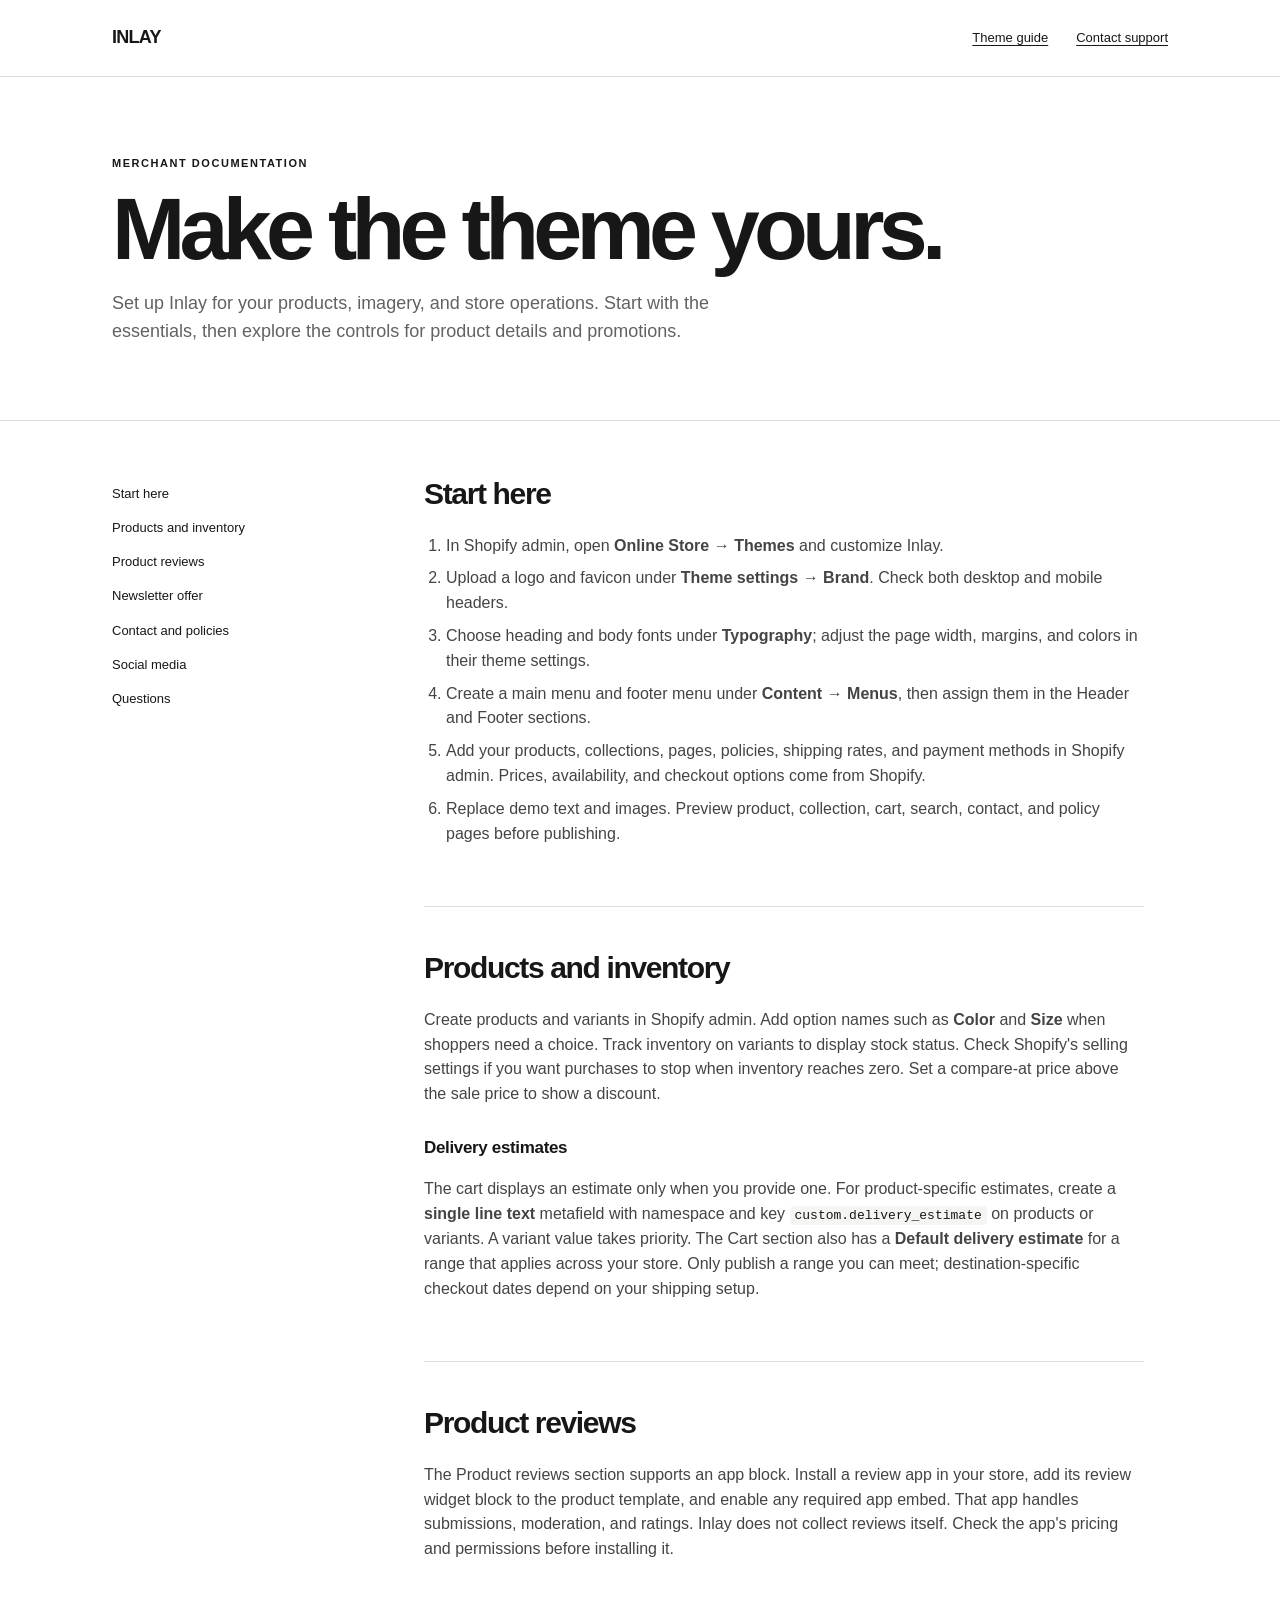
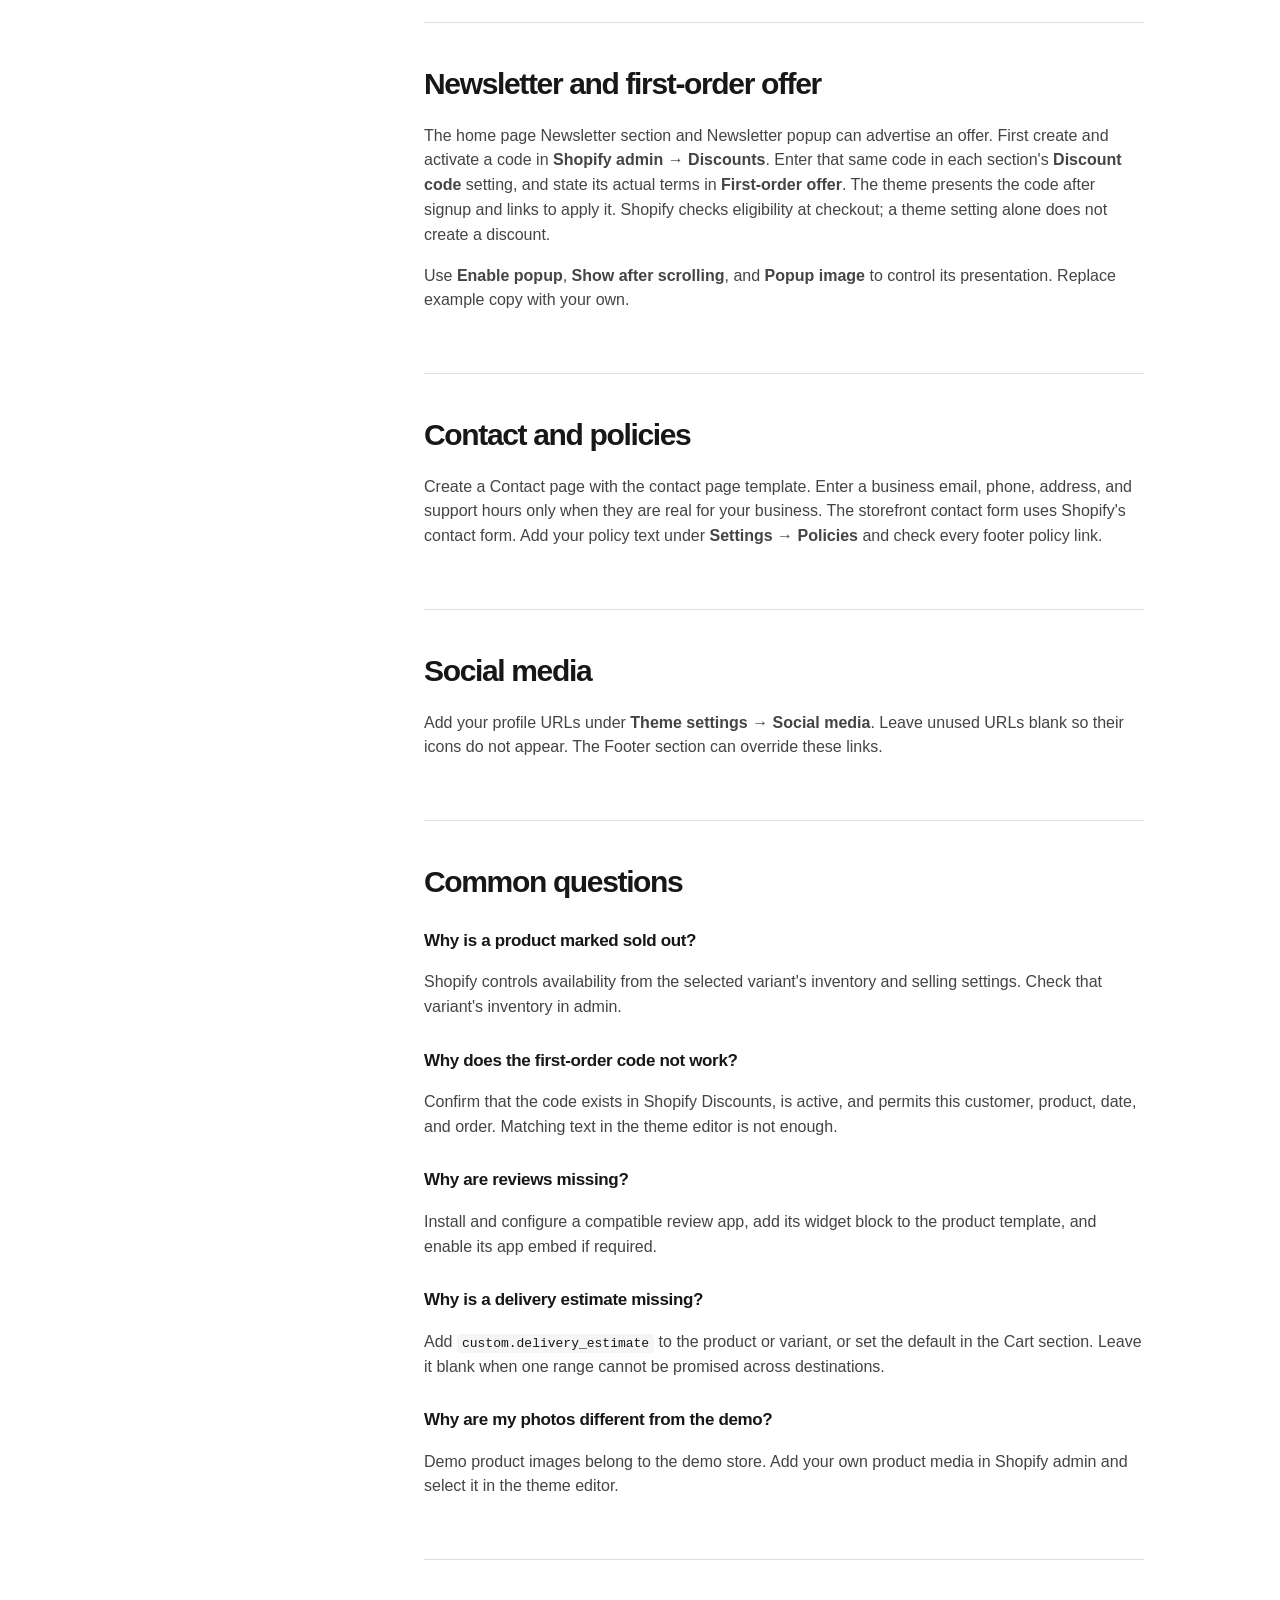
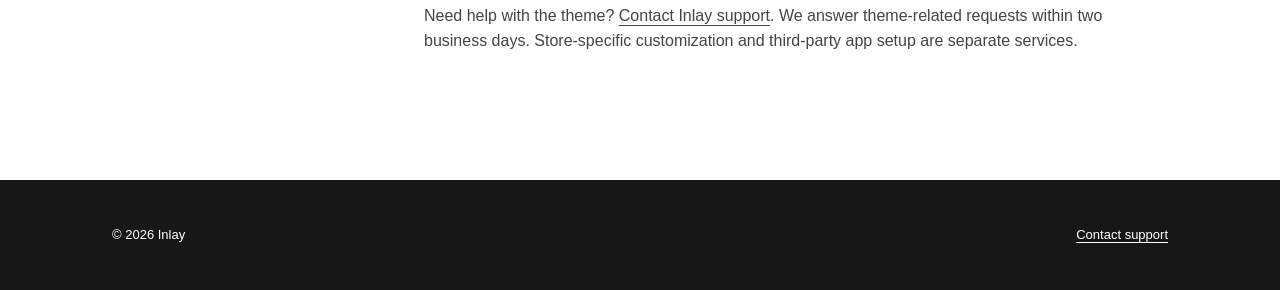
<file: index.html>
<!doctype html><html lang="en"><head><meta charset="utf-8"><meta name="viewport" content="width=device-width,initial-scale=1"><meta name="description" content="Merchant guide for the Inlay Shopify theme."><title>Inlay — Theme guide</title><link rel="stylesheet" href="styles.css"></head><body>
<header class="top"><div class="wrap"><a class="brand" href="./">INLAY</a><nav class="nav" aria-label="Main navigation"><a href="./">Theme guide</a><a href="support.html">Contact support</a></nav></div></header>
<main><div class="hero"><div class="wrap"><div class="eyebrow">Merchant documentation</div><h1>Make the theme yours.</h1><p>Set up Inlay for your products, imagery, and store operations. Start with the essentials, then explore the controls for product details and promotions.</p></div></div>
<div class="wrap layout"><nav class="toc" aria-label="On this page"><a href="#start">Start here</a><a href="#products">Products and inventory</a><a href="#reviews">Product reviews</a><a href="#newsletter">Newsletter offer</a><a href="#contact">Contact and policies</a><a href="#social">Social media</a><a href="#faq">Questions</a></nav><div class="content">
<section id="start"><h2>Start here</h2><ol><li>In Shopify admin, open <strong>Online Store → Themes</strong> and customize Inlay.</li><li>Upload a logo and favicon under <strong>Theme settings → Brand</strong>. Check both desktop and mobile headers.</li><li>Choose heading and body fonts under <strong>Typography</strong>; adjust the page width, margins, and colors in their theme settings.</li><li>Create a main menu and footer menu under <strong>Content → Menus</strong>, then assign them in the Header and Footer sections.</li><li>Add your products, collections, pages, policies, shipping rates, and payment methods in Shopify admin. Prices, availability, and checkout options come from Shopify.</li><li>Replace demo text and images. Preview product, collection, cart, search, contact, and policy pages before publishing.</li></ol></section>
<section id="products"><h2>Products and inventory</h2><p>Create products and variants in Shopify admin. Add option names such as <strong>Color</strong> and <strong>Size</strong> when shoppers need a choice. Track inventory on variants to display stock status. Check Shopify's selling settings if you want purchases to stop when inventory reaches zero. Set a compare-at price above the sale price to show a discount.</p><h3>Delivery estimates</h3><p>The cart displays an estimate only when you provide one. For product-specific estimates, create a <strong>single line text</strong> metafield with namespace and key <code>custom.delivery_estimate</code> on products or variants. A variant value takes priority. The Cart section also has a <strong>Default delivery estimate</strong> for a range that applies across your store. Only publish a range you can meet; destination-specific checkout dates depend on your shipping setup.</p></section>
<section id="reviews"><h2>Product reviews</h2><p>The Product reviews section supports an app block. Install a review app in your store, add its review widget block to the product template, and enable any required app embed. That app handles submissions, moderation, and ratings. Inlay does not collect reviews itself. Check the app's pricing and permissions before installing it.</p></section>
<section id="newsletter"><h2>Newsletter and first-order offer</h2><p>The home page Newsletter section and Newsletter popup can advertise an offer. First create and activate a code in <strong>Shopify admin → Discounts</strong>. Enter that same code in each section's <strong>Discount code</strong> setting, and state its actual terms in <strong>First-order offer</strong>. The theme presents the code after signup and links to apply it. Shopify checks eligibility at checkout; a theme setting alone does not create a discount.</p><p>Use <strong>Enable popup</strong>, <strong>Show after scrolling</strong>, and <strong>Popup image</strong> to control its presentation. Replace example copy with your own.</p></section>
<section id="contact"><h2>Contact and policies</h2><p>Create a Contact page with the contact page template. Enter a business email, phone, address, and support hours only when they are real for your business. The storefront contact form uses Shopify's contact form. Add your policy text under <strong>Settings → Policies</strong> and check every footer policy link.</p></section>
<section id="social"><h2>Social media</h2><p>Add your profile URLs under <strong>Theme settings → Social media</strong>. Leave unused URLs blank so their icons do not appear. The Footer section can override these links.</p></section>
<section id="faq"><h2>Common questions</h2><h3>Why is a product marked sold out?</h3><p>Shopify controls availability from the selected variant's inventory and selling settings. Check that variant's inventory in admin.</p><h3>Why does the first-order code not work?</h3><p>Confirm that the code exists in Shopify Discounts, is active, and permits this customer, product, date, and order. Matching text in the theme editor is not enough.</p><h3>Why are reviews missing?</h3><p>Install and configure a compatible review app, add its widget block to the product template, and enable its app embed if required.</p><h3>Why is a delivery estimate missing?</h3><p>Add <code>custom.delivery_estimate</code> to the product or variant, or set the default in the Cart section. Leave it blank when one range cannot be promised across destinations.</p><h3>Why are my photos different from the demo?</h3><p>Demo product images belong to the demo store. Add your own product media in Shopify admin and select it in the theme editor.</p></section>
<p>Need help with the theme? <a href="support.html">Contact Inlay support</a>. We answer theme-related requests within two business days. Store-specific customization and third-party app setup are separate services.</p>
</div></div></main><footer class="footer"><div class="wrap"><span>© 2026 Inlay</span><a href="support.html">Contact support</a></div></footer></body></html>
</file>
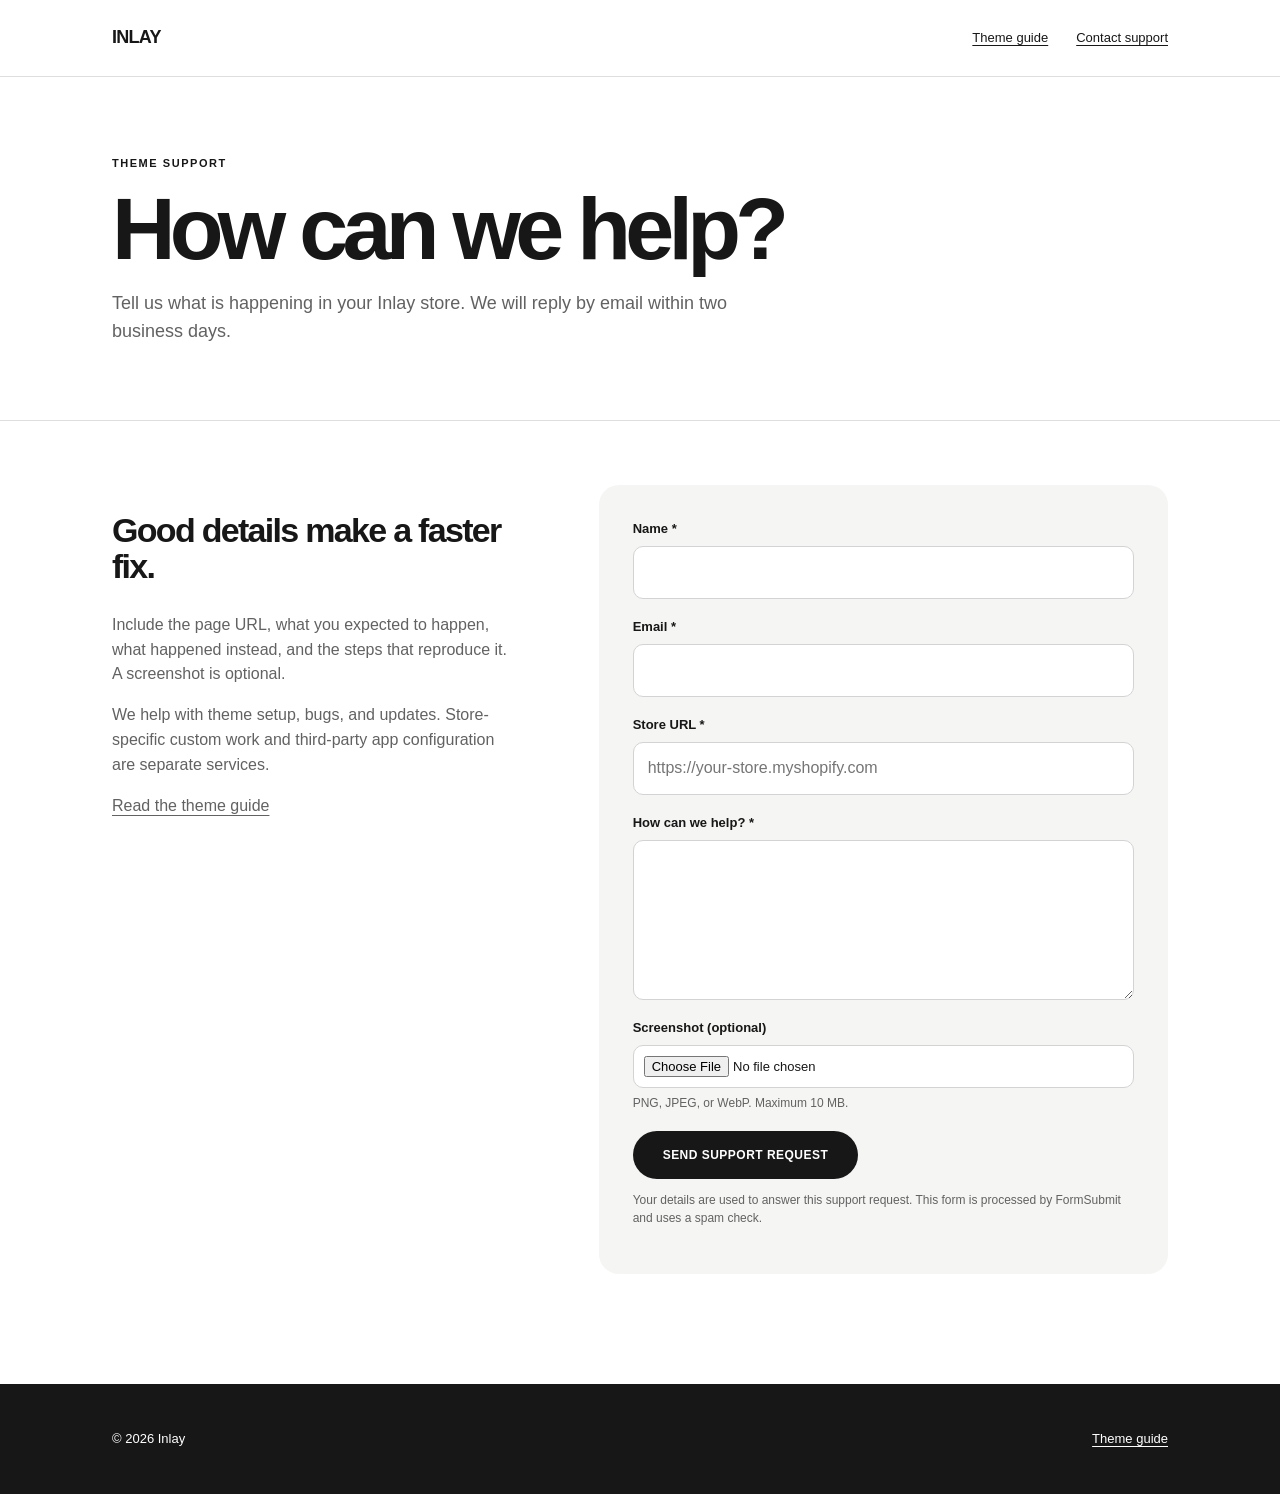
<file: support.html>
<!doctype html><html lang="en"><head><meta charset="utf-8"><meta name="viewport" content="width=device-width,initial-scale=1"><meta name="description" content="Contact support for the Inlay Shopify theme."><title>Inlay — Contact support</title><link rel="stylesheet" href="styles.css"></head><body>
<header class="top"><div class="wrap"><a class="brand" href="./">INLAY</a><nav class="nav" aria-label="Main navigation"><a href="./">Theme guide</a><a href="support.html">Contact support</a></nav></div></header>
<main><div class="hero"><div class="wrap"><div class="eyebrow">Theme support</div><h1>How can we help?</h1><p>Tell us what is happening in your Inlay store. We will reply by email within two business days.</p></div></div><div class="wrap support-grid"><div class="support-copy"><h2>Good details make a faster fix.</h2><p>Include the page URL, what you expected to happen, what happened instead, and the steps that reproduce it. A screenshot is optional.</p><p>We help with theme setup, bugs, and updates. Store-specific custom work and third-party app configuration are separate services.</p><p><a href="./">Read the theme guide</a></p></div>
<form class="form" action="https://formsubmit.co/support@emregocen.com" method="POST" enctype="multipart/form-data">
<input type="hidden" name="_subject" value="Inlay theme support request"><input type="hidden" name="_autoresponse" value="We received your Inlay theme support request. Thank you for the details. We will reply within two business days."><input type="hidden" name="_next" value="https://emregcn.github.io/object-study-help/thanks.html"><input type="text" name="_honey" tabindex="-1" autocomplete="off" style="position:absolute;left:-9999px" aria-hidden="true">
<div class="field"><label for="support-name">Name *</label><input id="support-name" name="name" autocomplete="name" required></div><div class="field"><label for="support-email">Email *</label><input id="support-email" name="email" type="email" autocomplete="email" required></div><div class="field"><label for="support-store">Store URL *</label><input id="support-store" name="store_url" type="url" placeholder="https://your-store.myshopify.com" required></div><div class="field"><label for="support-message">How can we help? *</label><textarea id="support-message" name="message" required></textarea></div><div class="field"><label for="support-image">Screenshot (optional)</label><input id="support-image" name="attachment" type="file" accept="image/png,image/jpeg,image/webp"><p class="hint">PNG, JPEG, or WebP. Maximum 10 MB.</p></div><button class="button" type="submit">Send support request</button><p class="fine">Your details are used to answer this support request. This form is processed by FormSubmit and uses a spam check.</p>
</form></div></main><footer class="footer"><div class="wrap"><span>© 2026 Inlay</span><a href="./">Theme guide</a></div></footer></body></html>
</file>
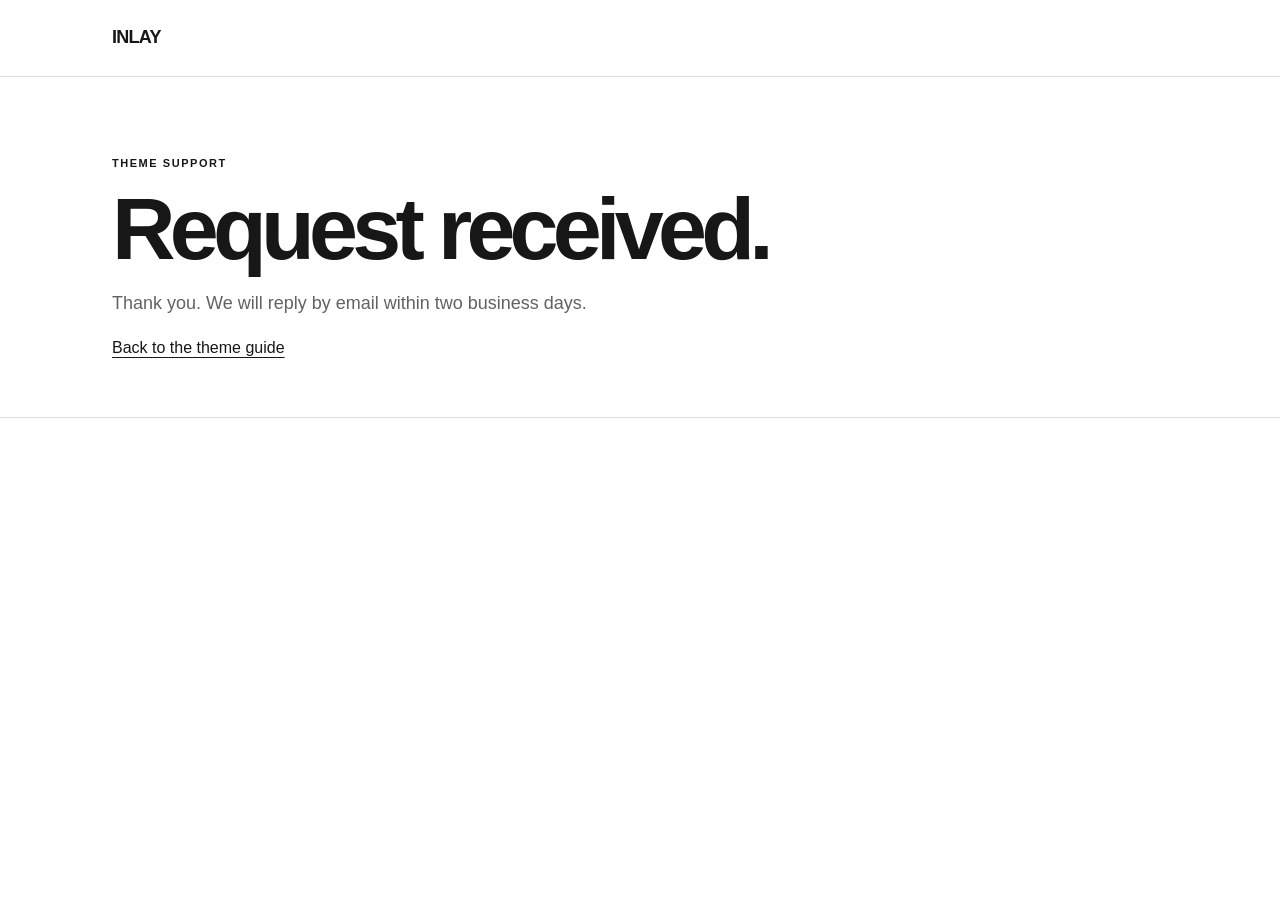
<file: thanks.html>
<!doctype html><html lang="en"><head><meta charset="utf-8"><meta name="viewport" content="width=device-width,initial-scale=1"><title>Request received — Inlay</title><link rel="stylesheet" href="styles.css"></head><body><header class="top"><div class="wrap"><a class="brand" href="./">INLAY</a></div></header><main class="hero"><div class="wrap"><div class="eyebrow">Theme support</div><h1>Request received.</h1><p>Thank you. We will reply by email within two business days.</p><a href="./">Back to the theme guide</a></div></main></body></html>
</file>
<file: styles.css>
:root{color-scheme:light;--ink:#171717;--muted:#626262;--line:#dedede;--paper:#fff;--soft:#f5f5f3;font-family:Arial,Helvetica,sans-serif}
*{box-sizing:border-box}body{margin:0;background:var(--paper);color:var(--ink);line-height:1.55}a{color:inherit;text-underline-offset:.25em}a:hover{opacity:.65}a:focus-visible,button:focus-visible,input:focus-visible,textarea:focus-visible{outline:2px solid var(--ink);outline-offset:3px}.wrap{max-width:1120px;margin:auto;padding:0 32px}.top{border-bottom:1px solid var(--line)}.top .wrap{display:flex;justify-content:space-between;align-items:center;min-height:76px;gap:24px}.brand{font-size:18px;font-weight:700;letter-spacing:-.04em;text-decoration:none}.nav{display:flex;gap:28px;font-size:13px}.hero{padding:78px 0 56px;border-bottom:1px solid var(--line)}.eyebrow{font-size:11px;font-weight:700;letter-spacing:.14em;text-transform:uppercase}.hero h1{font-size:clamp(46px,7vw,88px);letter-spacing:-.065em;line-height:.98;margin:14px 0 18px;max-width:900px}.hero p{color:var(--muted);font-size:18px;max-width:660px}.layout{display:grid;grid-template-columns:240px minmax(0,1fr);gap:72px;padding-top:56px;padding-bottom:110px}.toc{position:sticky;top:24px;align-self:start;font-size:13px}.toc a{display:block;padding:7px 0;text-decoration:none}.toc a:hover{text-decoration:underline}.content{max-width:720px}.content section{padding:0 0 44px;margin-bottom:44px;border-bottom:1px solid var(--line)}.content h2{font-size:30px;letter-spacing:-.045em;line-height:1.15;margin:0 0 22px}.content h3{font-size:17px;letter-spacing:-.02em;margin:28px 0 7px}.content p,.content li{color:#444}.content li+li{margin-top:8px}.content ul,.content ol{padding-left:22px}.content code{background:var(--soft);padding:2px 5px;border-radius:4px;color:var(--ink)}.support-grid{display:grid;grid-template-columns:minmax(0,1fr) minmax(0,1.4fr);gap:80px;padding-top:64px;padding-bottom:110px}.support-copy h2{font-size:34px;letter-spacing:-.05em;line-height:1.05}.support-copy p{color:var(--muted)}.form{background:var(--soft);padding:34px;border-radius:20px}.field{margin-bottom:18px}.field label{font-size:13px;font-weight:600;display:block;margin-bottom:7px}.field input,.field textarea{display:block;width:100%;border:1px solid #d3d3d3;background:white;border-radius:10px;padding:13px 14px;font:inherit;color:var(--ink)}.field textarea{min-height:160px;resize:vertical}.field input[type=file]{padding:10px;font-size:13px}.hint{font-size:12px;color:var(--muted);margin:6px 0 0}.button{border:0;border-radius:999px;background:var(--ink);color:white;font:700 12px Arial,Helvetica,sans-serif;text-transform:uppercase;letter-spacing:.04em;padding:16px 30px;min-height:48px;cursor:pointer}.button:hover{background:#414141}.fine{font-size:12px;color:var(--muted)}.footer{background:#171717;color:#fff;padding:45px 0}.footer .wrap{display:flex;justify-content:space-between;gap:24px;font-size:13px}.footer a{color:#fff}@media(max-width:760px){.wrap{padding:0 20px}.top .wrap{min-height:65px}.nav{gap:16px}.hero{padding:58px 0 40px}.hero p{font-size:16px}.layout,.support-grid{display:block;padding-top:38px;padding-bottom:70px}.toc{position:static;border-bottom:1px solid var(--line);padding-bottom:25px;margin-bottom:38px}.toc a{display:inline-block;margin-right:16px}.form{margin-top:35px;padding:22px}.footer .wrap{display:block}.footer a{display:inline-block;margin-top:15px}}
</file>
